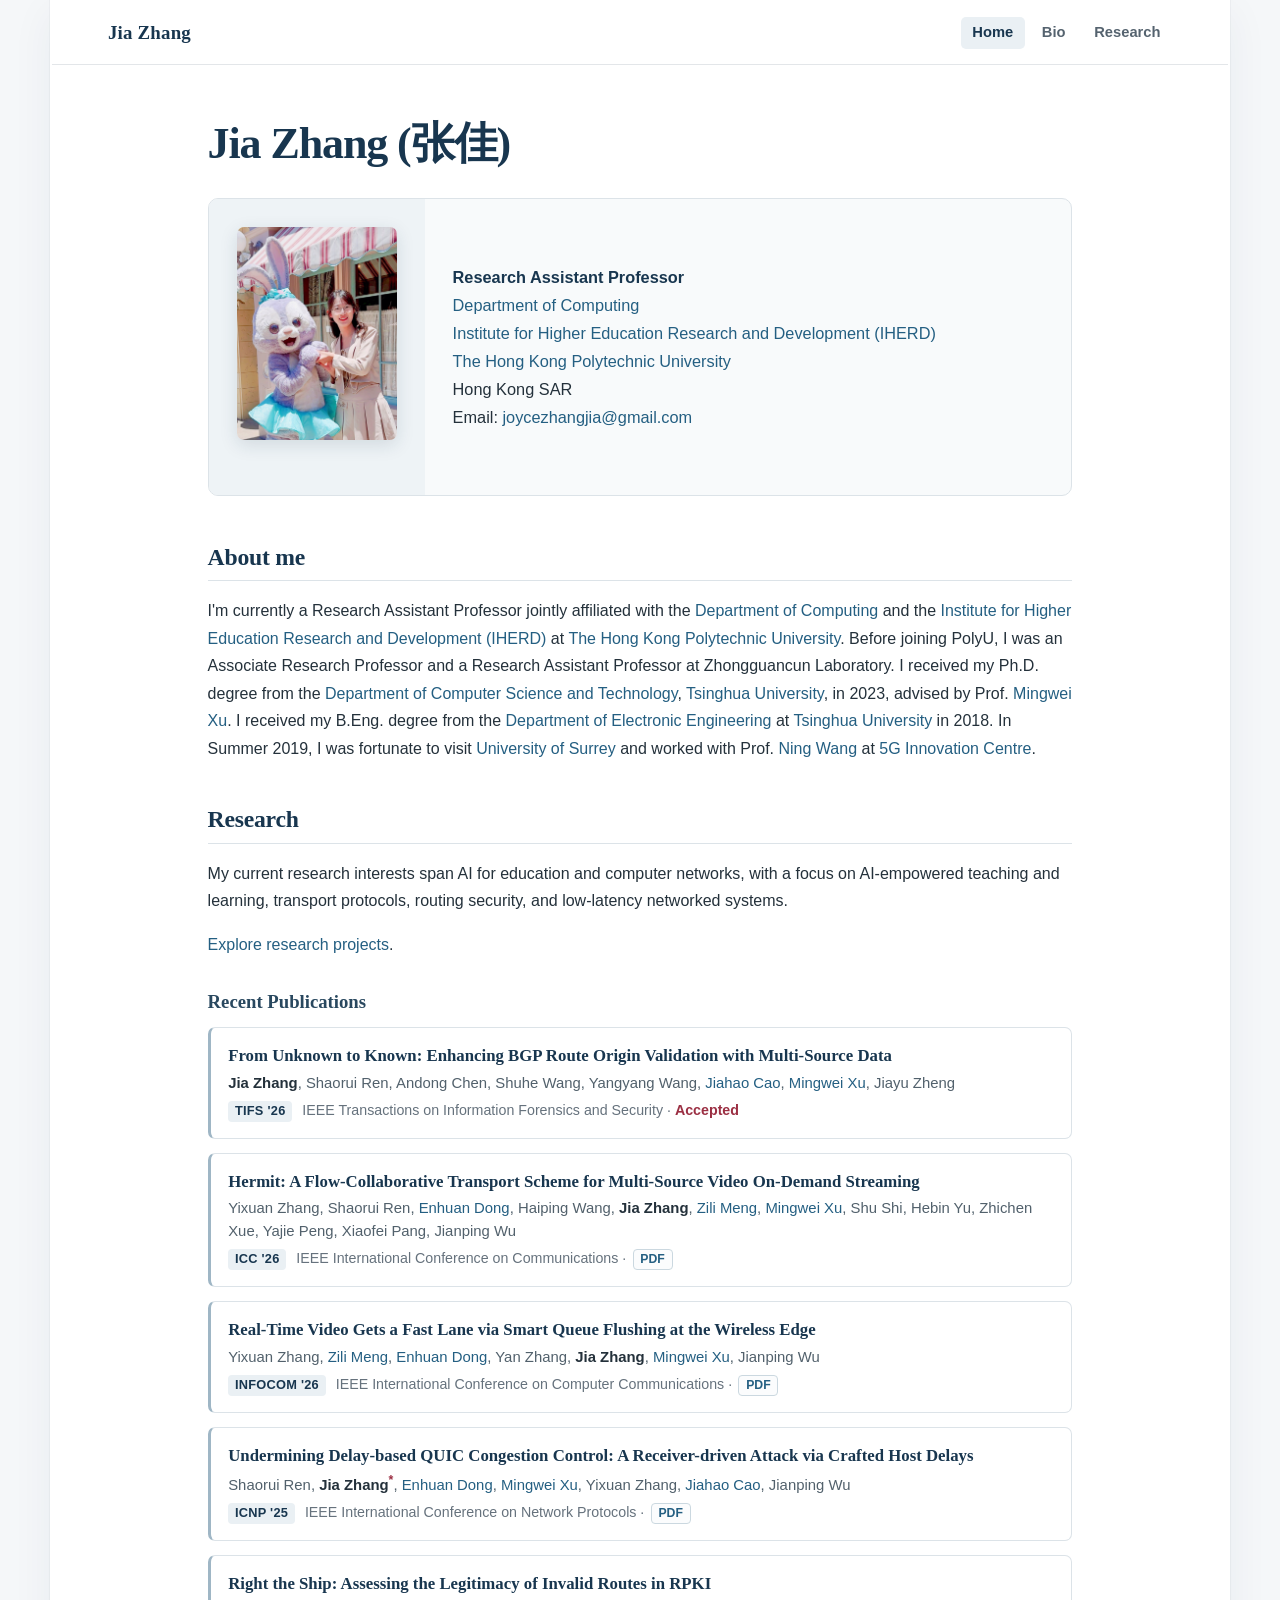
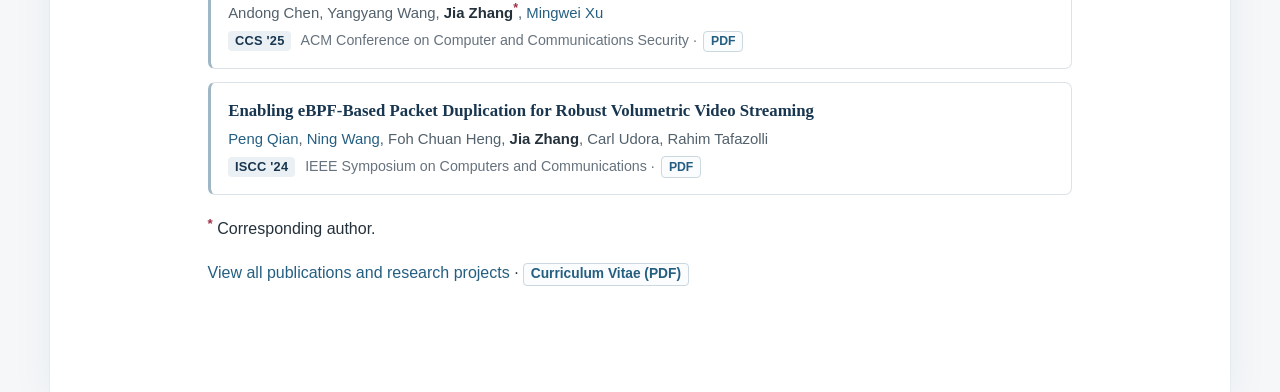
<file: index.html>
<!DOCTYPE html PUBLIC "-//W3C//DTD XHTML 1.1//EN"
  "http://www.w3.org/TR/xhtml11/DTD/xhtml11.dtd">
<html xmlns="http://www.w3.org/1999/xhtml" xml:lang="en">
<head>
<meta name="generator" content="jemdoc, see http://jemdoc.jaboc.net/" />
<meta http-equiv="Content-Type" content="text/html;charset=utf-8" />
<meta name="viewport" content="width=device-width, initial-scale=1" />
<link rel="stylesheet" href="jemdoc.css?v=20260908-project-cards" type="text/css" />
<title>Jia Zhang (张佳)</title>
</head>
<body>
<table summary="Table for page layout." id="tlayout">
<tr valign="top">
<td id="layout-menu">
<div class="menu-category">Jia Zhang</div>
<div class="menu-item"><a href="index.html" class="current">Home</a></div>
<div class="menu-item"><a href="bio.html">Bio</a></div>
<div class="menu-item"><a href="research.html">Research</a></div>
</td>
<td id="layout-content">
<div id="toptitle">
<h1>Jia Zhang (张佳)</h1>
</div>
<table class="imgtable"><tr><td>
<a href="https://joycezhangjia.github.io/"><img src="photos/new_photo.jpg" alt="Jia Zhang" width="120px" height="160px" /></a>&nbsp;</td>
<td align="left"><p>Research Assistant Professor<br />
<a href="https://www.polyu.edu.hk/comp/">Department of Computing</a><br />
<a href="https://www.polyu.edu.hk/iherd/">Institute for Higher Education Research and Development (IHERD)</a><br />
<a href="https://www.polyu.edu.hk/">The Hong Kong Polytechnic University</a><br />
Hong Kong SAR<br />
Email: <a href="mailto:joycezhangjia@gmail.com">joycezhangjia@gmail.com</a>  <br /></p>
</td></tr></table>
<h2>About me</h2>
<p>I'm currently a Research Assistant Professor jointly affiliated with the <a href="https://www.polyu.edu.hk/comp/">Department of Computing</a> and the <a href="https://www.polyu.edu.hk/iherd/">Institute for Higher Education Research and Development (IHERD)</a> at <a href="https://www.polyu.edu.hk/">The Hong Kong Polytechnic University</a>. Before joining PolyU, I was an Associate Research Professor and a Research Assistant Professor at Zhongguancun Laboratory. I received my Ph.D. degree from the <a href="http://www.cs.tsinghua.edu.cn/">Department of Computer Science and Technology</a>, <a href="https://www.tsinghua.edu.cn/">Tsinghua University</a>, in 2023, advised by Prof. <a href="http://routing.netlab.edu.cn/tiki-index.php?page=Mingwei+Xu/">Mingwei Xu</a>. I received my B.Eng. degree from the <a href="http://www.ee.tsinghua.edu.cn/">Department of Electronic Engineering</a> at <a href="https://www.tsinghua.edu.cn/">Tsinghua University</a> in 2018.
In Summer 2019, I was fortunate to visit <a href="https://www.surrey.ac.uk/">University of Surrey</a> and worked with Prof. <a href="https://www.surrey.ac.uk/people/ning-wang/">Ning Wang</a> at <a href="https://www.surrey.ac.uk/institute-communication-systems/5g-innovation-centre/">5G Innovation Centre</a>. </p>
<h2>Research</h2>
<p>My current research interests span AI for education and computer networks, with a focus on AI-empowered teaching and learning, transport protocols, routing security, and low-latency networked systems.</p>
<p><a href="research.html">Explore research projects</a>.</p>
<h3>Recent Publications</h3>
<ol>
<li><p><span class="pub-title">From Unknown to Known: Enhancing BGP Route Origin Validation with Multi-Source Data</span><br /><span class="pub-authors"><b>Jia Zhang</b>, Shaorui Ren, Andong Chen, Shuhe Wang, Yangyang Wang, <a href="https://caojh15.github.io/">Jiahao Cao</a>, <a href="http://routing.netlab.edu.cn/tiki-index.php?page=Mingwei+Xu/">Mingwei Xu</a>, Jiayu Zheng</span><br /><span class="pub-meta"><span class="pub-venue">TIFS '26</span> IEEE Transactions on Information Forensics and Security · <span class="pub-status">Accepted</span></span></p>
</li>
<li><p><span class="pub-title">Hermit: A Flow-Collaborative Transport Scheme for Multi-Source Video On-Demand Streaming</span><br /><span class="pub-authors">Yixuan Zhang, Shaorui Ren, <a href="https://tsinghuadong.github.io/">Enhuan Dong</a>, Haiping Wang, <b>Jia Zhang</b>, <a href="https://zilimeng.com/index.html/">Zili Meng</a>, <a href="http://routing.netlab.edu.cn/tiki-index.php?page=Mingwei+Xu/">Mingwei Xu</a>, Shu Shi, Hebin Yu, Zhichen Xue, Yajie Peng, Xiaofei Pang, Jianping Wu</span><br /><span class="pub-meta"><span class="pub-venue">ICC '26</span> IEEE International Conference on Communications · <a href="hermit-icc26.pdf">PDF</a></span></p>
</li>
<li><p><span class="pub-title">Real-Time Video Gets a Fast Lane via Smart Queue Flushing at the Wireless Edge</span><br /><span class="pub-authors">Yixuan Zhang, <a href="https://zilimeng.com/index.html/">Zili Meng</a>, <a href="https://tsinghuadong.github.io/">Enhuan Dong</a>, Yan Zhang, <b>Jia Zhang</b>, <a href="http://routing.netlab.edu.cn/tiki-index.php?page=Mingwei+Xu/">Mingwei Xu</a>, Jianping Wu</span><br /><span class="pub-meta"><span class="pub-venue">INFOCOM '26</span> IEEE International Conference on Computer Communications · <a href="gecko-infocom26.pdf">PDF</a></span></p>
</li>
<li><p><span class="pub-title">Undermining Delay-based QUIC Congestion Control: A Receiver-driven Attack via Crafted Host Delays</span><br /><span class="pub-authors">Shaorui Ren, <b>Jia Zhang</b><sup>*</sup>, <a href="https://tsinghuadong.github.io/">Enhuan Dong</a>, <a href="http://routing.netlab.edu.cn/tiki-index.php?page=Mingwei+Xu/">Mingwei Xu</a>, Yixuan Zhang, <a href="https://caojh15.github.io/">Jiahao Cao</a>, Jianping Wu</span><br /><span class="pub-meta"><span class="pub-venue">ICNP '25</span> IEEE International Conference on Network Protocols · <a href="qudit-icnp25.pdf">PDF</a></span></p>
</li>
<li><p><span class="pub-title">Right the Ship: Assessing the Legitimacy of Invalid Routes in RPKI</span><br /><span class="pub-authors">Andong Chen, Yangyang Wang, <b>Jia Zhang</b><sup>*</sup>, <a href="http://routing.netlab.edu.cn/tiki-index.php?page=Mingwei+Xu/">Mingwei Xu</a></span><br /><span class="pub-meta"><span class="pub-venue">CCS '25</span> ACM Conference on Computer and Communications Security · <a href="right_the_ship-ccs25.pdf">PDF</a></span></p>
</li>
<li><p><span class="pub-title">Enabling eBPF-Based Packet Duplication for Robust Volumetric Video Streaming</span><br /><span class="pub-authors"><a href="https://www.surrey.ac.uk/people/peng-qian/">Peng Qian</a>, <a href="https://www.surrey.ac.uk/people/ning-wang/">Ning Wang</a>, Foh Chuan Heng, <b>Jia Zhang</b>, Carl Udora, Rahim Tafazolli</span><br /><span class="pub-meta"><span class="pub-venue">ISCC '24</span> IEEE Symposium on Computers and Communications · <a href="ebpf_iscc24.pdf">PDF</a></span></p>
</li>
</ol>
<p><sup>*</sup> Corresponding author.
<br /></p>
<p><a href="research.html">View all publications and research projects</a> · <a href="CV_Jia.pdf">Curriculum Vitae (PDF)</a></p>
</td>
</tr>
</table>
</body>
</html>
</file>
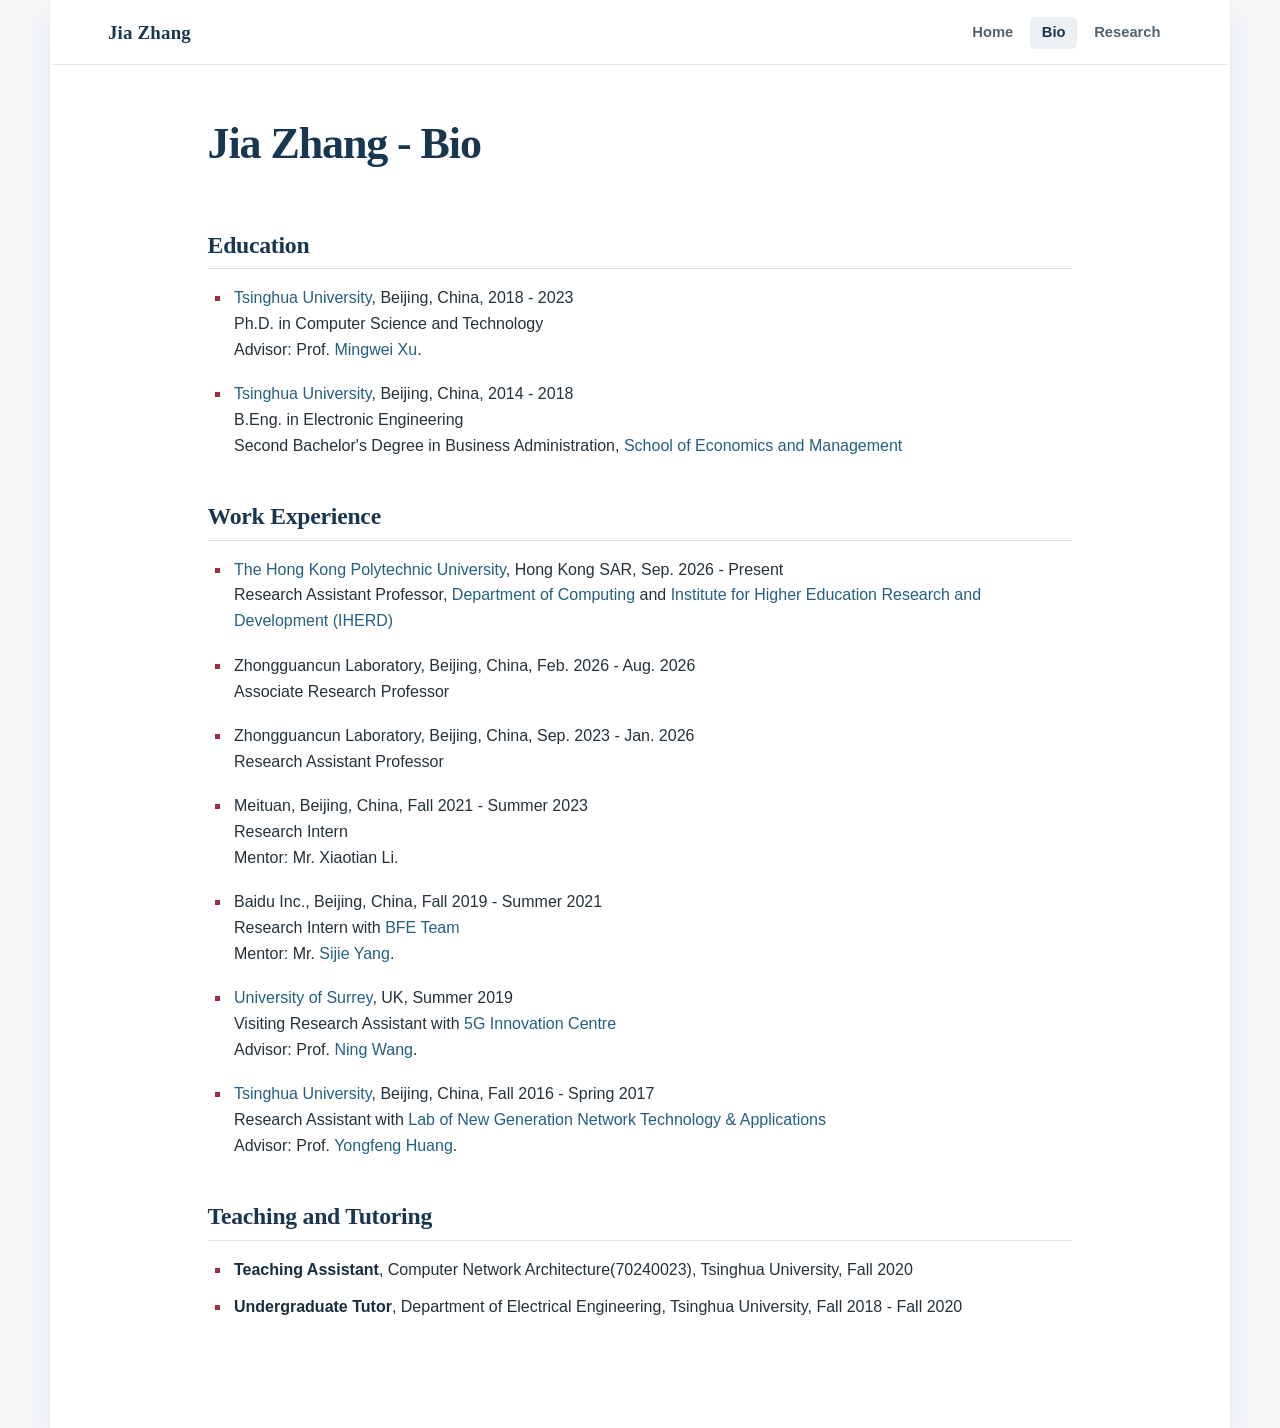
<file: bio.html>
<!DOCTYPE html PUBLIC "-//W3C//DTD XHTML 1.1//EN"
  "http://www.w3.org/TR/xhtml11/DTD/xhtml11.dtd">
<html xmlns="http://www.w3.org/1999/xhtml" xml:lang="en">
<head>
<meta name="generator" content="jemdoc, see http://jemdoc.jaboc.net/" />
<meta http-equiv="Content-Type" content="text/html;charset=utf-8" />
<meta name="viewport" content="width=device-width, initial-scale=1" />
<link rel="stylesheet" href="jemdoc.css?v=20260908-project-cards" type="text/css" />
<title>Jia Zhang - Bio</title>
</head>
<body>
<table summary="Table for page layout." id="tlayout">
<tr valign="top">
<td id="layout-menu">
<div class="menu-category">Jia Zhang</div>
<div class="menu-item"><a href="index.html">Home</a></div>
<div class="menu-item"><a href="bio.html" class="current">Bio</a></div>
<div class="menu-item"><a href="research.html">Research</a></div>
</td>
<td id="layout-content">
<div id="toptitle">
<h1>Jia Zhang - Bio</h1>
<div id="subtitle">&nbsp;&nbsp;&nbsp;</div>
</div>
<h2>Education</h2>
<ul>
<li><p><a href="https://www.tsinghua.edu.cn/">Tsinghua University</a>, Beijing, China, 2018 - 2023 <br />
Ph.D. in Computer Science and Technology <br />
Advisor: Prof. <a href="http://routing.netlab.edu.cn/tiki-index.php?page=Mingwei+Xu/">Mingwei Xu</a>.<br /></p>
</li>
</ul>
<ul>
<li><p><a href="https://www.tsinghua.edu.cn/">Tsinghua University</a>, Beijing, China, 2014 - 2018 <br />
B.Eng. in Electronic Engineering<br /> Second Bachelor's Degree in Business Administration, <a href="http://www.sem.tsinghua.edu.cn/">School of Economics and Management</a> <br /></p>
</li>
</ul>
<h2>Work Experience</h2>
<ul>
<li><p><a href="https://www.polyu.edu.hk/">The Hong Kong Polytechnic University</a>, Hong Kong SAR, Sep. 2026 - Present<br />
Research Assistant Professor, <a href="https://www.polyu.edu.hk/comp/">Department of Computing</a> and <a href="https://www.polyu.edu.hk/iherd/">Institute for Higher Education Research and Development (IHERD)</a> <br /></p>
</li>
</ul>
<ul>
<li><p>Zhongguancun Laboratory, Beijing, China, Feb. 2026 - Aug. 2026<br />
Associate Research Professor <br /></p>
</li>
</ul>
<ul>
<li><p>Zhongguancun Laboratory, Beijing, China, Sep. 2023 - Jan. 2026<br />
Research Assistant Professor <br /></p>
</li>
</ul>
<ul>
<li><p>Meituan, Beijing, China, Fall 2021 - Summer 2023<br />
Research Intern <br />
Mentor: Mr. Xiaotian Li. <br /></p>
</li>
</ul>
<ul>
<li><p>Baidu Inc., Beijing, China, Fall 2019 - Summer 2021<br />
Research Intern with <a href="https://www.bfe-networks.net/en_us/">BFE Team</a> <br />
Mentor: Mr. <a href="https://github.com/iyangsj/">Sijie Yang</a>. <br /></p>
</li>
</ul>
<ul>
<li><p><a href="https://www.surrey.ac.uk/">University of Surrey</a>, UK, Summer 2019 <br />
Visiting Research Assistant with <a href="https://www.surrey.ac.uk/institute-communication-systems/5g-innovation-centre/">5G Innovation Centre</a> <br />
Advisor: Prof. <a href="https://www.surrey.ac.uk/people/ning-wang/">Ning Wang</a>.</p>
</li>
</ul>
<ul>
<li><p><a href="https://www.tsinghua.edu.cn/">Tsinghua University</a>, Beijing, China, Fall 2016 - Spring 2017 <br />
Research Assistant with <a href="http://thungnlab.cn/">Lab of New Generation Network Technology &amp; Applications</a> <br />
Advisor: Prof. <a href="http://thungnlab.cn/members/yongfeng-huang.html">Yongfeng Huang</a>.</p>
</li>
</ul>
<h2>Teaching and Tutoring </h2>
<ul>
<li><p><b>Teaching Assistant</b>, Computer Network Architecture(70240023), Tsinghua University, Fall 2020</p>
</li>
<li><p><b>Undergraduate Tutor</b>, Department of Electrical Engineering, Tsinghua University, Fall 2018 - Fall 2020</p>
</li>
</ul>
</td>
</tr>
</table>
</body>
</html>
</file>
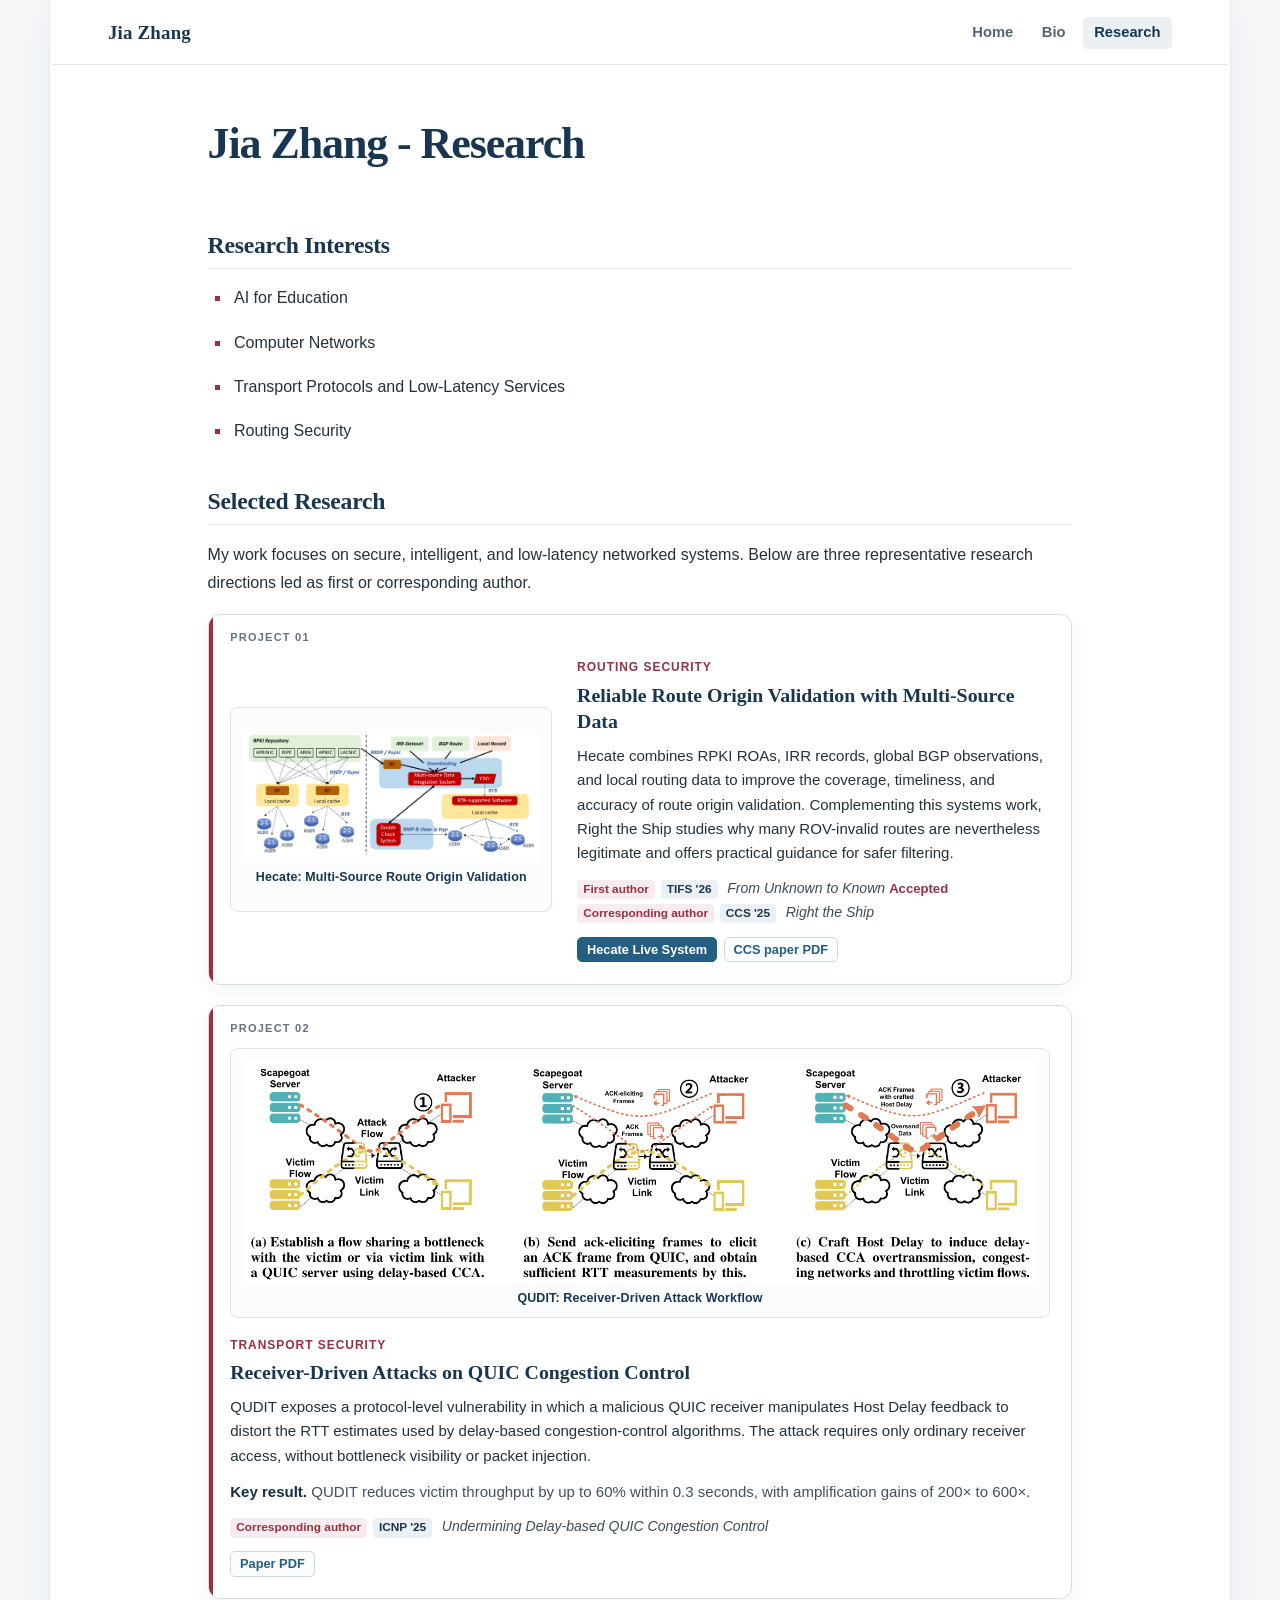
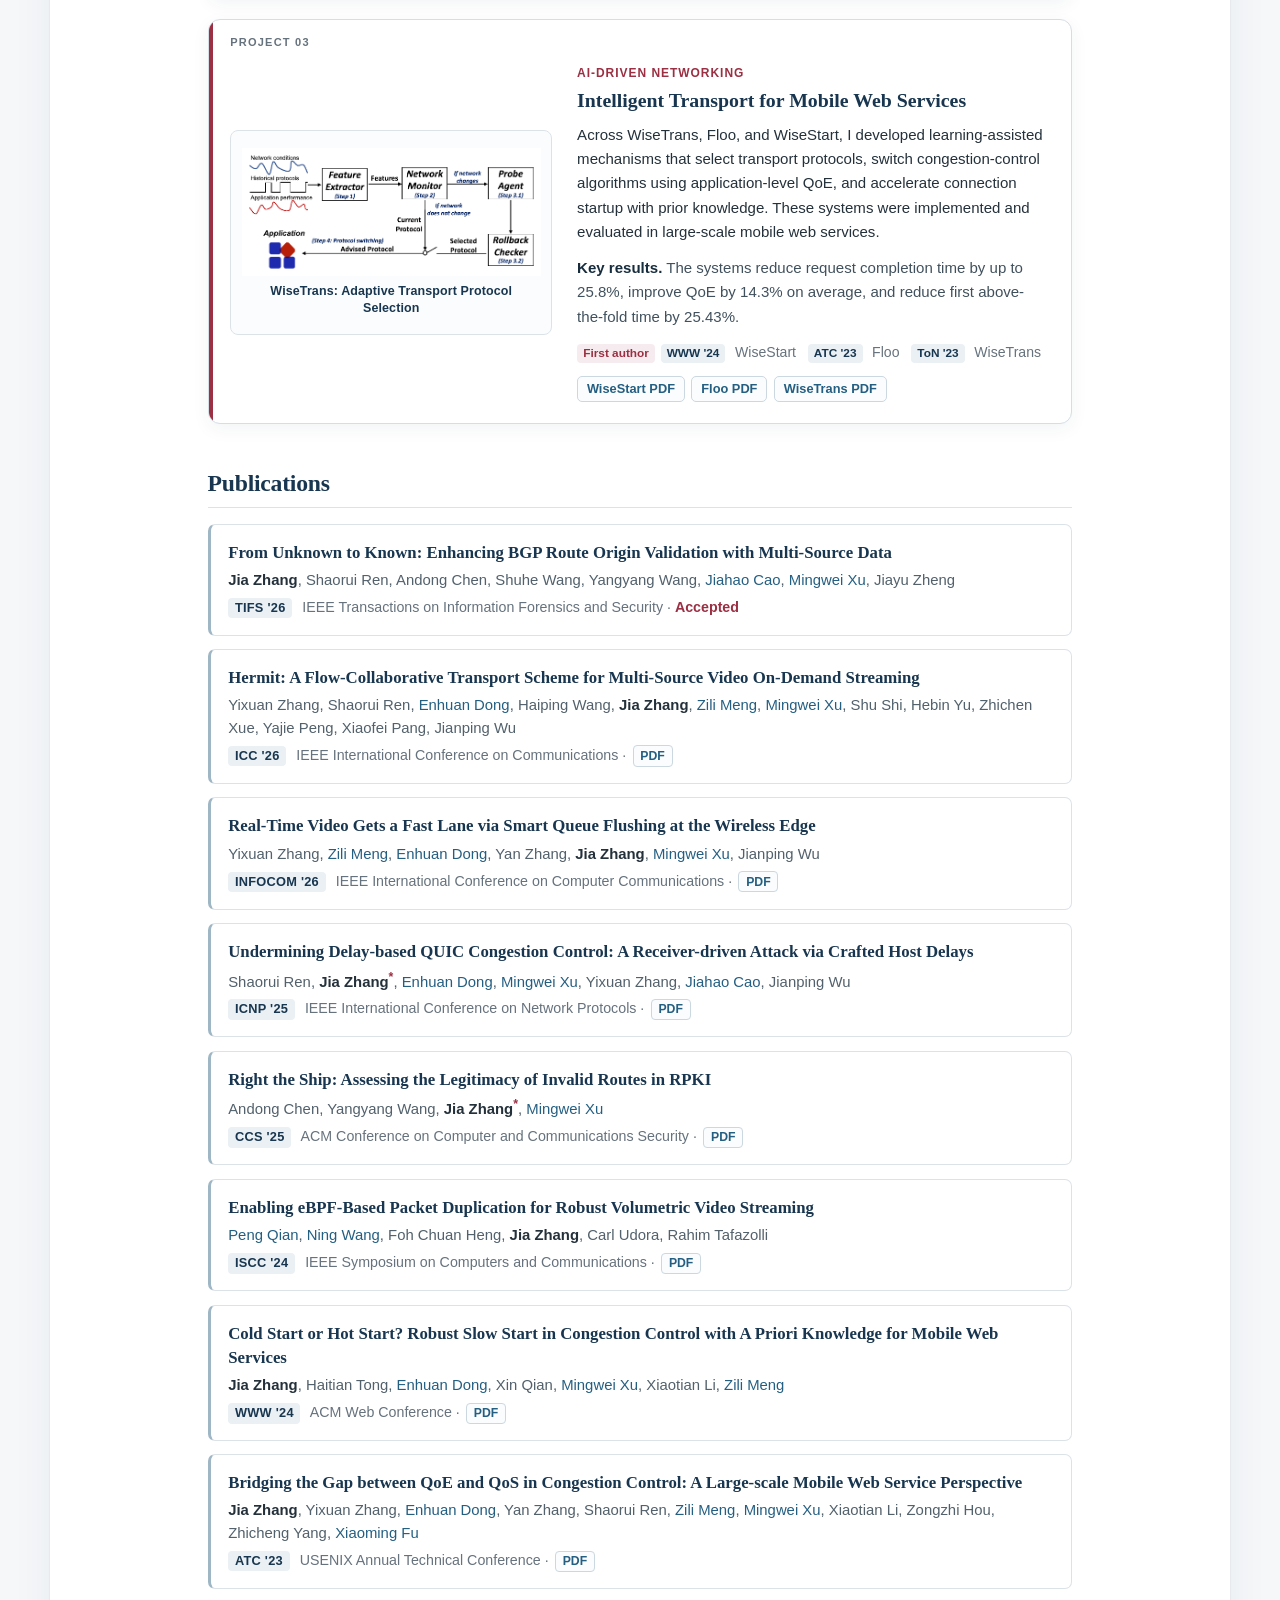
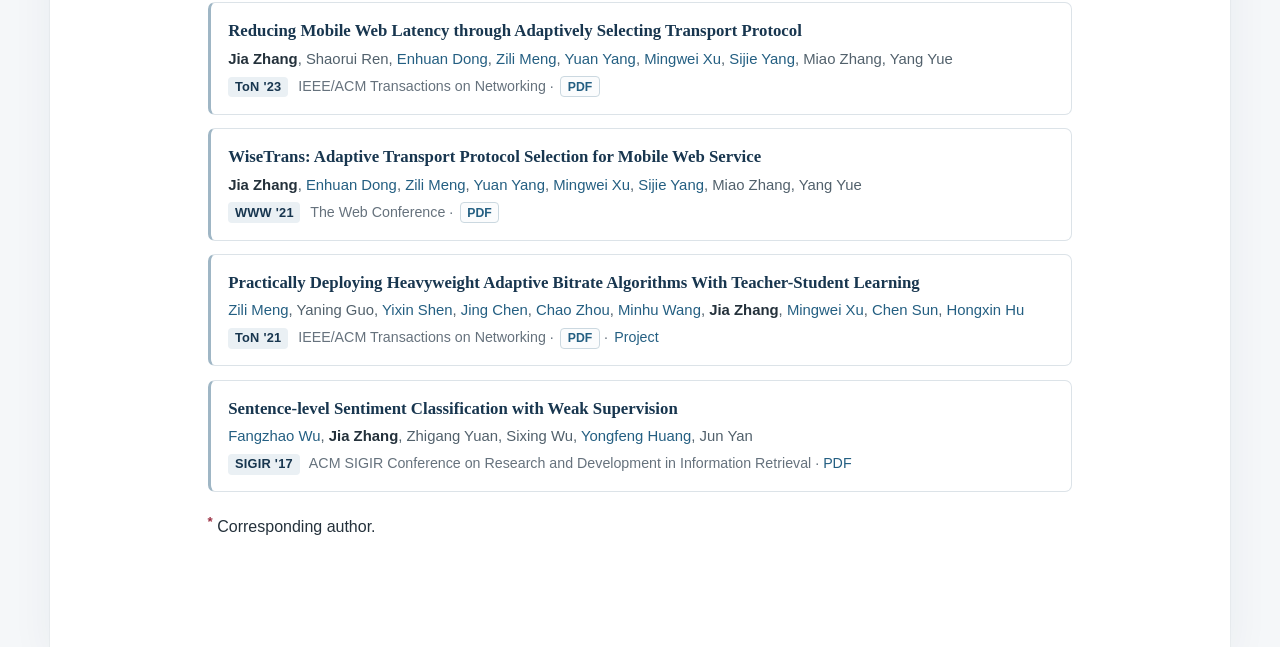
<file: research.html>
<!DOCTYPE html PUBLIC "-//W3C//DTD XHTML 1.1//EN"
  "http://www.w3.org/TR/xhtml11/DTD/xhtml11.dtd">
<html xmlns="http://www.w3.org/1999/xhtml" xml:lang="en">
<head>
<meta name="generator" content="jemdoc, see http://jemdoc.jaboc.net/" />
<meta http-equiv="Content-Type" content="text/html;charset=utf-8" />
<meta name="viewport" content="width=device-width, initial-scale=1" />
<link rel="stylesheet" href="jemdoc.css?v=20260908-project-cards" type="text/css" />
<title>Jia Zhang - Research</title>
</head>
<body>
<table summary="Table for page layout." id="tlayout">
<tr valign="top">
<td id="layout-menu">
<div class="menu-category">Jia Zhang</div>
<div class="menu-item"><a href="index.html">Home</a></div>
<div class="menu-item"><a href="bio.html">Bio</a></div>
<div class="menu-item"><a href="research.html" class="current">Research</a></div>
</td>
<td id="layout-content">
<div id="toptitle">
<h1>Jia Zhang - Research</h1>
<div id="subtitle">&nbsp;&nbsp;&nbsp;</div>
</div>
<h2>Research Interests</h2>
<ul>
<li><p>AI for Education</p>
</li>
</ul>
<ul>
<li><p>Computer Networks</p>
</li>
</ul>
<ul>
<li><p>Transport Protocols and Low-Latency Services</p>
</li>
</ul>
<ul>
<li><p>Routing Security<br /></p>
</li>
</ul>
<h2>Selected Research</h2>
<p>My work focuses on secure, intelligent, and low-latency networked systems. Below are three representative research directions led as first or corresponding author.</p>
<div class="research-highlights">
  <div class="research-card" data-project="01">
    <div class="research-figure">
      <img src="photos/research/hecate-overview.png" alt="Hecate multi-source route origin validation architecture" />
      <div class="research-figure-caption">Hecate: Multi-Source Route Origin Validation</div>
    </div>
    <div class="research-copy">
      <div class="research-kicker">Routing Security</div>
      <h3>Reliable Route Origin Validation with Multi-Source Data</h3>
      <p>Hecate combines RPKI ROAs, IRR records, global BGP observations, and local routing data to improve the coverage, timeliness, and accuracy of route origin validation. Complementing this systems work, Right the Ship studies why many ROV-invalid routes are nevertheless legitimate and offers practical guidance for safer filtering.</p>
      <p class="research-work"><span class="role-badge">First author</span><span class="research-venue">TIFS '26</span> <em>From Unknown to Known</em> <span class="status-inline">Accepted</span><br /><span class="role-badge">Corresponding author</span><span class="research-venue">CCS '25</span> <em>Right the Ship</em></p>
      <div class="research-actions"><a class="research-live-link" href="http://rpki.qcl.edu.cn/#/cro" target="_blank" rel="noopener noreferrer">Hecate Live System</a><a href="right_the_ship-ccs25.pdf">CCS paper PDF</a></div>
    </div>
  </div>

  <div class="research-card research-card-wide" data-project="02">
    <div class="research-figure">
      <img src="photos/research/qudit-attack-flow.png" alt="QUDIT receiver-driven attack flow against delay-based QUIC congestion control" />
      <div class="research-figure-caption">QUDIT: Receiver-Driven Attack Workflow</div>
    </div>
    <div class="research-copy">
      <div class="research-kicker">Transport Security</div>
      <h3>Receiver-Driven Attacks on QUIC Congestion Control</h3>
      <p>QUDIT exposes a protocol-level vulnerability in which a malicious QUIC receiver manipulates Host Delay feedback to distort the RTT estimates used by delay-based congestion-control algorithms. The attack requires only ordinary receiver access, without bottleneck visibility or packet injection.</p>
      <p class="research-outcome"><strong>Key result.</strong> QUDIT reduces victim throughput by up to 60% within 0.3 seconds, with amplification gains of 200&times; to 600&times;.</p>
      <p class="research-work"><span class="role-badge">Corresponding author</span><span class="research-venue">ICNP '25</span> <em>Undermining Delay-based QUIC Congestion Control</em></p>
      <div class="research-actions"><a href="qudit-icnp25.pdf">Paper PDF</a></div>
    </div>
  </div>

  <div class="research-card" data-project="03">
    <div class="research-figure">
      <img src="photos/research/wisetrans-overview.png" alt="WiseTrans architecture for adaptive transport protocol selection" />
      <div class="research-figure-caption">WiseTrans: Adaptive Transport Protocol Selection</div>
    </div>
    <div class="research-copy">
      <div class="research-kicker">AI-Driven Networking</div>
      <h3>Intelligent Transport for Mobile Web Services</h3>
      <p>Across WiseTrans, Floo, and WiseStart, I developed learning-assisted mechanisms that select transport protocols, switch congestion-control algorithms using application-level QoE, and accelerate connection startup with prior knowledge. These systems were implemented and evaluated in large-scale mobile web services.</p>
      <p class="research-outcome"><strong>Key results.</strong> The systems reduce request completion time by up to 25.8%, improve QoE by 14.3% on average, and reduce first above-the-fold time by 25.43%.</p>
      <p class="research-work"><span class="role-badge">First author</span><span class="research-venue">WWW '24</span> WiseStart &nbsp; <span class="research-venue">ATC '23</span> Floo &nbsp; <span class="research-venue">ToN '23</span> WiseTrans</p>
      <div class="research-actions"><a href="wisestart_www24.pdf">WiseStart PDF</a><a href="Floo_atc23.pdf">Floo PDF</a><a href="wisetrans-ton23.pdf">WiseTrans PDF</a></div>
    </div>
  </div>
</div>
<h2>Publications</h2>
<ol>
<li><p><span class="pub-title">From Unknown to Known: Enhancing BGP Route Origin Validation with Multi-Source Data</span><br /><span class="pub-authors"><b>Jia Zhang</b>, Shaorui Ren, Andong Chen, Shuhe Wang, Yangyang Wang, <a href="https://caojh15.github.io/">Jiahao Cao</a>, <a href="http://routing.netlab.edu.cn/tiki-index.php?page=Mingwei+Xu/">Mingwei Xu</a>, Jiayu Zheng</span><br /><span class="pub-meta"><span class="pub-venue">TIFS '26</span> IEEE Transactions on Information Forensics and Security · <span class="pub-status">Accepted</span></span></p>
</li>
<li><p><span class="pub-title">Hermit: A Flow-Collaborative Transport Scheme for Multi-Source Video On-Demand Streaming</span><br /><span class="pub-authors">Yixuan Zhang, Shaorui Ren, <a href="https://tsinghuadong.github.io/">Enhuan Dong</a>, Haiping Wang, <b>Jia Zhang</b>, <a href="https://zilimeng.com/index.html/">Zili Meng</a>, <a href="http://routing.netlab.edu.cn/tiki-index.php?page=Mingwei+Xu/">Mingwei Xu</a>, Shu Shi, Hebin Yu, Zhichen Xue, Yajie Peng, Xiaofei Pang, Jianping Wu</span><br /><span class="pub-meta"><span class="pub-venue">ICC '26</span> IEEE International Conference on Communications · <a href="hermit-icc26.pdf">PDF</a></span></p>
</li>
<li><p><span class="pub-title">Real-Time Video Gets a Fast Lane via Smart Queue Flushing at the Wireless Edge</span><br /><span class="pub-authors">Yixuan Zhang, <a href="https://zilimeng.com/index.html/">Zili Meng</a>, <a href="https://tsinghuadong.github.io/">Enhuan Dong</a>, Yan Zhang, <b>Jia Zhang</b>, <a href="http://routing.netlab.edu.cn/tiki-index.php?page=Mingwei+Xu/">Mingwei Xu</a>, Jianping Wu</span><br /><span class="pub-meta"><span class="pub-venue">INFOCOM '26</span> IEEE International Conference on Computer Communications · <a href="gecko-infocom26.pdf">PDF</a></span></p>
</li>
<li><p><span class="pub-title">Undermining Delay-based QUIC Congestion Control: A Receiver-driven Attack via Crafted Host Delays</span><br /><span class="pub-authors">Shaorui Ren, <b>Jia Zhang</b><sup>*</sup>, <a href="https://tsinghuadong.github.io/">Enhuan Dong</a>, <a href="http://routing.netlab.edu.cn/tiki-index.php?page=Mingwei+Xu/">Mingwei Xu</a>, Yixuan Zhang, <a href="https://caojh15.github.io/">Jiahao Cao</a>, Jianping Wu</span><br /><span class="pub-meta"><span class="pub-venue">ICNP '25</span> IEEE International Conference on Network Protocols · <a href="qudit-icnp25.pdf">PDF</a></span></p>
</li>
<li><p><span class="pub-title">Right the Ship: Assessing the Legitimacy of Invalid Routes in RPKI</span><br /><span class="pub-authors">Andong Chen, Yangyang Wang, <b>Jia Zhang</b><sup>*</sup>, <a href="http://routing.netlab.edu.cn/tiki-index.php?page=Mingwei+Xu/">Mingwei Xu</a></span><br /><span class="pub-meta"><span class="pub-venue">CCS '25</span> ACM Conference on Computer and Communications Security · <a href="right_the_ship-ccs25.pdf">PDF</a></span></p>
</li>
<li><p><span class="pub-title">Enabling eBPF-Based Packet Duplication for Robust Volumetric Video Streaming</span><br /><span class="pub-authors"><a href="https://www.surrey.ac.uk/people/peng-qian/">Peng Qian</a>, <a href="https://www.surrey.ac.uk/people/ning-wang/">Ning Wang</a>, Foh Chuan Heng, <b>Jia Zhang</b>, Carl Udora, Rahim Tafazolli</span><br /><span class="pub-meta"><span class="pub-venue">ISCC '24</span> IEEE Symposium on Computers and Communications · <a href="ebpf_iscc24.pdf">PDF</a></span></p>
</li>
<li><p><span class="pub-title">Cold Start or Hot Start? Robust Slow Start in Congestion Control with A Priori Knowledge for Mobile Web Services</span><br /><span class="pub-authors"><b>Jia Zhang</b>, Haitian Tong, <a href="https://tsinghuadong.github.io/">Enhuan Dong</a>, Xin Qian, <a href="http://routing.netlab.edu.cn/tiki-index.php?page=Mingwei+Xu/">Mingwei Xu</a>, Xiaotian Li, <a href="https://zilimeng.com/index.html/">Zili Meng</a></span><br /><span class="pub-meta"><span class="pub-venue">WWW '24</span> ACM Web Conference · <a href="wisestart_www24.pdf">PDF</a></span></p>
</li>
<li><p><span class="pub-title">Bridging the Gap between QoE and QoS in Congestion Control: A Large-scale Mobile Web Service Perspective</span><br /><span class="pub-authors"><b>Jia Zhang</b>, Yixuan Zhang, <a href="https://tsinghuadong.github.io/">Enhuan Dong</a>, Yan Zhang, Shaorui Ren, <a href="https://zilimeng.com/index.html/">Zili Meng</a>, <a href="http://routing.netlab.edu.cn/tiki-index.php?page=Mingwei+Xu/">Mingwei Xu</a>, Xiaotian Li, Zongzhi Hou, Zhicheng Yang, <a href="http://www.net.informatik.uni-goettingen.de/?q=people/prof-dr-xiaoming-fu/">Xiaoming Fu</a></span><br /><span class="pub-meta"><span class="pub-venue">ATC '23</span> USENIX Annual Technical Conference · <a href="Floo_atc23.pdf">PDF</a></span></p>
</li>
<li><p><span class="pub-title">Reducing Mobile Web Latency through Adaptively Selecting Transport Protocol</span><br /><span class="pub-authors"><b>Jia Zhang</b>, Shaorui Ren, <a href="https://tsinghuadong.github.io/">Enhuan Dong</a>, <a href="https://zilimeng.com/index.html/">Zili Meng</a>, <a href="http://routing.netlab.edu.cn/tiki-index.php?page=Yuan+Yang/">Yuan Yang</a>, <a href="http://routing.netlab.edu.cn/tiki-index.php?page=Mingwei+Xu/">Mingwei Xu</a>, <a href="https://github.com/iyangsj/">Sijie Yang</a>, Miao Zhang, Yang Yue</span><br /><span class="pub-meta"><span class="pub-venue">ToN '23</span> IEEE/ACM Transactions on Networking · <a href="wisetrans-ton23.pdf">PDF</a></span></p>
</li>
<li><p><span class="pub-title">WiseTrans: Adaptive Transport Protocol Selection for Mobile Web Service</span><br /><span class="pub-authors"><b>Jia Zhang</b>, <a href="https://tsinghuadong.github.io/">Enhuan Dong</a>, <a href="https://zilimeng.com/index.html/">Zili Meng</a>, <a href="http://routing.netlab.edu.cn/tiki-index.php?page=Yuan+Yang/">Yuan Yang</a>, <a href="http://routing.netlab.edu.cn/tiki-index.php?page=Mingwei+Xu/">Mingwei Xu</a>, <a href="https://github.com/iyangsj/">Sijie Yang</a>, Miao Zhang, Yang Yue</span><br /><span class="pub-meta"><span class="pub-venue">WWW '21</span> The Web Conference · <a href="WiseTrans_www21.pdf">PDF</a></span></p>
</li>
<li><p><span class="pub-title">Practically Deploying Heavyweight Adaptive Bitrate Algorithms With Teacher-Student Learning</span><br /><span class="pub-authors"><a href="https://zilimeng.com/index.html/">Zili Meng</a>, Yaning Guo, <a href="https://www.linkedin.com/in/%E9%80%B8%E6%98%95-%E6%B2%88-59a195175/">Yixin Shen</a>, <a href="http://routing.netlab.edu.cn/tiki-index.php?page=Jing+Chen/">Jing Chen</a>, <a href="https://www.linkedin.com/in/chao-zhou-91749769//">Chao Zhou</a>, <a href="http://routing.netlab.edu.cn/tiki-index.php?page=Minhu+Wang/">Minhu Wang</a>, <b>Jia Zhang</b>, <a href="http://routing.netlab.edu.cn/tiki-index.php?page=Mingwei+Xu/">Mingwei Xu</a>, <a href="https://chensun-me.github.io/">Chen Sun</a>, <a href="http://people.cs.clemson.edu/~hongxih/">Hongxin Hu</a></span><br /><span class="pub-meta"><span class="pub-venue">ToN '21</span> IEEE/ACM Transactions on Networking · <a href="https://zilimeng.com/papers/pitree-ton21.pdf">PDF</a> · <a class="pub-link" href="https://transys.io/pitree">Project</a></span></p>
</li>
<li><p><span class="pub-title">Sentence-level Sentiment Classification with Weak Supervision</span><br /><span class="pub-authors"><a href="https://www.microsoft.com/en-us/research/people/fangzwu/">Fangzhao Wu</a>, <b>Jia Zhang</b>, Zhigang Yuan, Sixing Wu, <a href="http://thungnlab.cn/members/yongfeng-huang.html">Yongfeng Huang</a>, Jun Yan</span><br /><span class="pub-meta"><span class="pub-venue">SIGIR '17</span> ACM SIGIR Conference on Research and Development in Information Retrieval · <a href="https://dl.acm.org/doi/pdf/10.1145/3077136.3080693">PDF</a></span></p>
</li>
</ol>
<p><sup>*</sup> Corresponding author.
<br /></p>
</td>
</tr>
</table>
</body>
</html>
</file>
<file: jemdoc.css>
/* Clean academic theme for Jia Zhang's personal website. */

:root {
    --navy: #18364f;
    --blue: #245f82;
    --blue-dark: #174962;
    --burgundy: #9b2f43;
    --ink: #24313b;
    --muted: #66727d;
    --line: #dce3e8;
    --soft: #f5f7f9;
    --paper: #ffffff;
}

* { box-sizing: border-box; }

html {
    background: var(--soft);
    scroll-behavior: smooth;
}

body {
    margin: 0;
    padding: 0;
    background: var(--soft);
    color: var(--ink);
    font-family: -apple-system, BlinkMacSystemFont, "Segoe UI", Helvetica, Arial, sans-serif;
    font-size: 16px;
    line-height: 1.68;
    text-rendering: optimizeLegibility;
    -webkit-font-smoothing: antialiased;
}

table#tlayout {
    width: 100%;
    max-width: 1180px;
    min-height: 100vh;
    margin: 0 auto;
    border: none;
    border-collapse: separate;
    background: var(--paper);
    box-shadow: 0 0 0 1px rgba(24, 54, 79, 0.04), 0 12px 40px rgba(24, 54, 79, 0.06);
}

#tlayout > tbody,
#tlayout > tbody > tr { display: block; }

#layout-menu {
    position: sticky;
    top: 0;
    z-index: 10;
    display: flex;
    align-items: center;
    gap: 0.35rem;
    width: auto;
    padding: 0.95rem 3.5rem;
    border: none;
    border-bottom: 1px solid rgba(24, 54, 79, 0.12);
    background: rgba(255, 255, 255, 0.96);
    white-space: nowrap;
    vertical-align: middle;
    backdrop-filter: blur(10px);
    -webkit-backdrop-filter: blur(10px);
}

#layout-menu td { background: transparent; }

div.menu-category {
    margin: 0 auto 0 0;
    padding: 0;
    border: none;
    color: var(--navy);
    font-family: Georgia, "Times New Roman", serif;
    font-size: 1.18rem;
    font-weight: 700;
    letter-spacing: 0.01em;
}

div.menu-item {
    padding: 0;
    text-indent: 0;
}

#layout-menu a,
#layout-menu a:link,
#layout-menu a:visited {
    display: inline-block;
    margin: 0;
    padding: 0.38rem 0.72rem;
    border-radius: 5px;
    color: #55636f;
    font-size: 0.92rem;
    font-weight: 600;
    line-height: 1.3;
    text-decoration: none;
}

#layout-menu a:hover {
    border: none;
    background: var(--soft);
    color: var(--navy);
}

#layout-menu a.current:link,
#layout-menu a.current:visited {
    border: none;
    background: #eaf0f4;
    color: var(--navy);
}

#layout-content {
    display: block;
    max-width: 980px;
    margin: 0 auto;
    padding: 3.2rem 3.6rem 5.5rem;
    border: none;
    background: var(--paper);
    text-align: left;
    vertical-align: top;
}

div#toptitle {
    margin: 0 0 1.7rem;
    padding: 0;
    border: none;
}

div#subtitle {
    margin: 0.35rem 0 0;
    padding: 0;
    color: var(--muted);
}

h1, h2, h3 {
    color: var(--navy);
    font-family: Georgia, "Times New Roman", serif;
    font-weight: 600;
    line-height: 1.25;
}

h1 {
    margin: 0;
    padding: 0;
    border: none;
    font-size: clamp(2rem, 5vw, 2.75rem);
    letter-spacing: -0.025em;
}

h2 {
    margin: 2.7rem 0 1rem;
    padding: 0 0 0.48rem;
    border: none;
    border-bottom: 1px solid var(--line);
    font-size: 1.48rem;
    letter-spacing: -0.01em;
}

h3 {
    margin: 2rem 0 0.7rem;
    padding: 0;
    border: none;
    color: #29485f;
    font-size: 1.17rem;
}

div#toptitle + h2,
div#toptitle + h3 { margin-top: 0; }

p {
    margin: 0 0 1rem;
    padding: 0;
    line-height: 1.72;
}

a, a > tt {
    color: var(--blue);
    text-decoration: none;
    text-decoration-thickness: 1px;
    text-underline-offset: 0.16em;
}

a:hover {
    border: none;
    color: var(--blue-dark);
    text-decoration: underline;
}

a[href$=".pdf"] {
    display: inline-block;
    padding: 0.08rem 0.42rem;
    border: 1px solid #cbd8e0;
    border-radius: 4px;
    background: #fbfcfd;
    font-size: 0.86em;
    font-weight: 650;
    line-height: 1.35;
    white-space: nowrap;
}

a[href$=".pdf"]:hover {
    border-color: #9eb4c2;
    background: #f0f5f8;
    text-decoration: none;
}

table.imgtable {
    width: 100%;
    margin: 0 0 2.9rem;
    border: 1px solid var(--line);
    border-spacing: 0;
    border-radius: 10px;
    background: #f8fafb;
    overflow: hidden;
}

table.imgtable td {
    padding: 1.75rem;
    vertical-align: middle;
}

table.imgtable td:first-child {
    width: 205px;
    background: #eef3f6;
}

table.imgtable img {
    display: block;
    width: 160px !important;
    height: 213px !important;
    border: 0;
    border-radius: 7px;
    object-fit: cover;
    box-shadow: 0 5px 18px rgba(24, 54, 79, 0.13);
}

table.imgtable p {
    margin: 0;
    font-size: 1.02rem;
    line-height: 1.72;
}

table.imgtable p::first-line {
    color: var(--navy);
    font-weight: 700;
}

ul, ol, dl {
    margin: 0.45rem 0 1.15rem;
    padding-top: 0;
}

ul, ol { padding-left: 1.45rem; }

ul {
    list-style-position: outside;
    list-style-type: square;
}

ol {
    list-style-position: outside;
    list-style-type: decimal;
}

li { padding-left: 0.2rem; }

li::marker {
    color: var(--burgundy);
    font-weight: 700;
}

li p, dd p {
    margin-bottom: 0.72rem;
    line-height: 1.62;
}

#layout-content > ol > li,
#layout-content > ul > li { margin-bottom: 0.36rem; }

/* Publication lists: title first, authors second, venue and links last. */
#layout-content > ol {
    margin-top: 0.85rem;
    padding-left: 0;
    list-style: none;
}

#layout-content > ol > li {
    margin: 0 0 0.85rem;
    padding: 1rem 1.1rem;
    border: 1px solid var(--line);
    border-left: 3px solid #9fb6c5;
    border-radius: 7px;
    background: var(--paper);
    transition: border-color 140ms ease, background-color 140ms ease;
}

#layout-content > ol > li:hover {
    border-color: #c5d3dc;
    border-left-color: var(--blue);
    background: #fbfcfd;
}

#layout-content > ol > li p {
    margin: 0;
    line-height: 1.5;
}

.pub-title {
    display: inline-block;
    margin-bottom: 0.22rem;
    color: var(--navy);
    font-family: Georgia, "Times New Roman", serif;
    font-size: 1.05rem;
    font-weight: 700;
    line-height: 1.42;
}

.pub-authors {
    display: inline-block;
    margin-bottom: 0.18rem;
    color: #52616c;
    font-size: 0.93rem;
    line-height: 1.55;
}

.pub-authors b { color: var(--ink); }

.pub-meta {
    display: inline-block;
    color: var(--muted);
    font-size: 0.89rem;
    line-height: 1.55;
}

.pub-venue {
    display: inline-block;
    margin-right: 0.38rem;
    padding: 0.07rem 0.42rem;
    border-radius: 4px;
    background: #eaf0f4;
    color: var(--navy);
    font-family: -apple-system, BlinkMacSystemFont, "Segoe UI", Helvetica, Arial, sans-serif;
    font-size: 0.8rem;
    font-weight: 750;
    letter-spacing: 0.02em;
    line-height: 1.45;
    white-space: nowrap;
}

.pub-status {
    color: var(--burgundy);
    font-weight: 700;
}

.pub-meta a[href$=".pdf"],
.pub-meta .pub-link { margin-left: 0.15rem; }

.research-highlights {
    margin: 1.1rem 0 2.8rem;
    display: grid;
    gap: 1.25rem;
}

.research-card {
    position: relative;
    display: grid;
    grid-template-columns: minmax(250px, 0.92fr) minmax(0, 1.35fr);
    gap: 1.55rem;
    align-items: center;
    padding: 2.65rem 1.35rem 1.35rem;
    overflow: hidden;
    border: 1px solid #d5dee5;
    border-radius: 12px;
    background: #fff;
    box-shadow: 0 5px 18px rgba(24, 54, 79, 0.055);
}

.research-card::before {
    position: absolute;
    top: 0;
    bottom: 0;
    left: 0;
    width: 4px;
    background: var(--burgundy);
    content: "";
}

.research-card::after {
    position: absolute;
    top: 0.8rem;
    left: 1.35rem;
    color: var(--muted);
    content: "PROJECT " attr(data-project);
    font-size: 0.69rem;
    font-weight: 750;
    letter-spacing: 0.11em;
}

.research-card:nth-child(even) {
    grid-template-columns: minmax(0, 1.35fr) minmax(250px, 0.92fr);
}

.research-card:nth-child(even) .research-figure { order: 2; }
.research-card:nth-child(even) .research-copy { order: 1; }

.research-card.research-card-wide {
    grid-template-columns: 1fr;
    gap: 1.05rem;
}

.research-card.research-card-wide .research-figure,
.research-card.research-card-wide .research-copy { order: initial; }

.research-card.research-card-wide .research-figure { min-height: 0; }

.research-card.research-card-wide .research-figure img { max-height: 300px; }

.research-figure {
    display: flex;
    flex-direction: column;
    align-items: center;
    justify-content: center;
    gap: 0.45rem;
    min-height: 205px;
    padding: 0.65rem;
    border: 1px solid var(--line);
    border-radius: 8px;
    background: #fbfcfd;
}

.research-figure img {
    display: block;
    width: 100%;
    max-height: 245px;
    object-fit: contain;
}

.research-figure-caption {
    color: var(--navy);
    font-family: -apple-system, BlinkMacSystemFont, "Segoe UI", Helvetica, Arial, sans-serif;
    font-size: 0.78rem;
    font-weight: 680;
    letter-spacing: 0.01em;
    line-height: 1.35;
    text-align: center;
}

.research-kicker {
    margin-bottom: 0.28rem;
    color: var(--burgundy);
    font-size: 0.75rem;
    font-weight: 750;
    letter-spacing: 0.08em;
    text-transform: uppercase;
}

.research-copy h3 {
    margin: 0 0 0.58rem;
    color: var(--navy);
    font-size: 1.24rem;
    line-height: 1.32;
}

.research-copy p {
    margin: 0 0 0.72rem;
    font-size: 0.94rem;
    line-height: 1.62;
}

.research-outcome {
    color: #40515d;
}

.research-work {
    color: var(--muted);
    font-size: 0.88rem !important;
}

.research-work em { color: #3e4b55; }

.role-badge,
.research-venue {
    display: inline-block;
    margin: 0.12rem 0.35rem 0.12rem 0;
    padding: 0.06rem 0.38rem;
    border-radius: 4px;
    font-size: 0.74rem;
    font-style: normal;
    font-weight: 700;
    line-height: 1.45;
    white-space: nowrap;
}

.role-badge {
    background: #f6ecef;
    color: var(--burgundy);
}

.research-venue {
    background: #eaf0f4;
    color: var(--navy);
}

.status-inline {
    color: var(--burgundy);
    font-size: 0.82rem;
    font-weight: 700;
}

.research-actions {
    display: flex;
    flex-wrap: wrap;
    gap: 0.42rem;
    margin-top: 0.2rem;
}

.research-actions a {
    display: inline-block;
    padding: 0.2rem 0.55rem;
    border: 1px solid #cbd8e0;
    border-radius: 5px;
    background: #fbfcfd;
    font-size: 0.8rem;
    font-weight: 650;
    line-height: 1.35;
}

.research-actions a:hover {
    border-color: #9eb4c2;
    background: #f0f5f8;
    text-decoration: none;
}

.research-actions a.research-live-link {
    border-color: var(--blue);
    background: var(--blue);
    color: #fff;
}

.research-actions a.research-live-link:hover {
    border-color: var(--blue-dark);
    background: var(--blue-dark);
}

strong, b {
    color: #172d3e;
    font-weight: 700;
}

sup {
    color: var(--burgundy);
    font-weight: 700;
}

em { font-style: italic; }

tt { background: #fff8dc; }

pre, tt {
    font-family: ui-monospace, SFMono-Regular, Menlo, Monaco, Consolas, monospace;
    font-size: 90%;
}

pre {
    margin: 0;
    padding: 0;
}

dt { margin: 0.6rem 0 0; }

dl { margin-left: 1.25rem; }

dd { color: var(--ink); }

dd > *:first-child { margin-top: 0; }

div.codeblock,
div.infoblock { margin: 1.25rem 0 1.35rem; }

div.blocktitle {
    margin: 1.2rem 0 0.2rem;
    color: var(--burgundy);
    font-weight: 700;
}

div.blockcontent {
    padding: 0.8rem 1rem;
    border: 1px solid var(--line);
    border-radius: 6px;
}

div.infoblock > div.blockcontent { background: #fffdf3; }

div.codeblock > div.blockcontent { background: var(--soft); }

div#footer {
    margin-top: 4rem;
    padding-top: 0.6rem;
    border-top: 1px solid var(--line);
    color: #98a2aa;
    font-size: 0.82rem;
}

div#footer a { color: #78909f; }

div#footer-text {
    float: none;
    padding-bottom: 0.5rem;
}

@media (max-width: 760px) {
    html, body { background: var(--paper); }

    table#tlayout { box-shadow: none; }

    #layout-menu {
        gap: 0.12rem;
        padding: 0.75rem 1.15rem;
    }

    div.menu-category { font-size: 1.05rem; }

    #layout-menu a,
    #layout-menu a:link,
    #layout-menu a:visited {
        padding: 0.35rem 0.52rem;
        font-size: 0.88rem;
    }

    #layout-content {
        width: 100%;
        padding: 2.2rem 1.25rem 4rem;
    }

    div#toptitle { margin-bottom: 1.3rem; }

    h1 { font-size: 2.08rem; }

    h2 {
        margin-top: 2.25rem;
        font-size: 1.35rem;
    }

    h3 { font-size: 1.12rem; }

    table.imgtable,
    table.imgtable tbody,
    table.imgtable tr,
    table.imgtable td {
        display: block;
        width: 100%;
    }

    table.imgtable td,
    table.imgtable td:first-child {
        width: 100%;
        padding: 1.25rem;
    }

    table.imgtable td:first-child {
        padding-bottom: 0;
        background: #f8fafb;
    }

    table.imgtable img {
        width: 130px !important;
        height: 173px !important;
    }

    table.imgtable p {
        font-size: 0.98rem;
        overflow-wrap: anywhere;
    }

    ul, ol { padding-left: 1.25rem; }

    li p, dd p { line-height: 1.58; }

    #layout-content > ol { padding-left: 0; }

    #layout-content > ol > li {
        margin-bottom: 0.72rem;
        padding: 0.88rem 0.9rem;
    }

    .pub-title { font-size: 1rem; }

    .research-card,
    .research-card:nth-child(even) {
        grid-template-columns: 1fr;
        gap: 1rem;
        padding: 2.55rem 0.85rem 1rem;
    }

    .research-card::after { left: 0.85rem; }

    .research-card:nth-child(even) .research-figure,
    .research-card:nth-child(even) .research-copy { order: initial; }

    .research-figure {
        min-height: 0;
        padding: 0.5rem;
    }

    .research-figure img { max-height: 230px; }

    .research-copy h3 { font-size: 1.14rem; }
}

@media print {
    html, body, table#tlayout {
        background: white;
        box-shadow: none;
    }

    #layout-menu { display: none; }

    #layout-content {
        max-width: none;
        padding: 0;
    }
}
</file>
